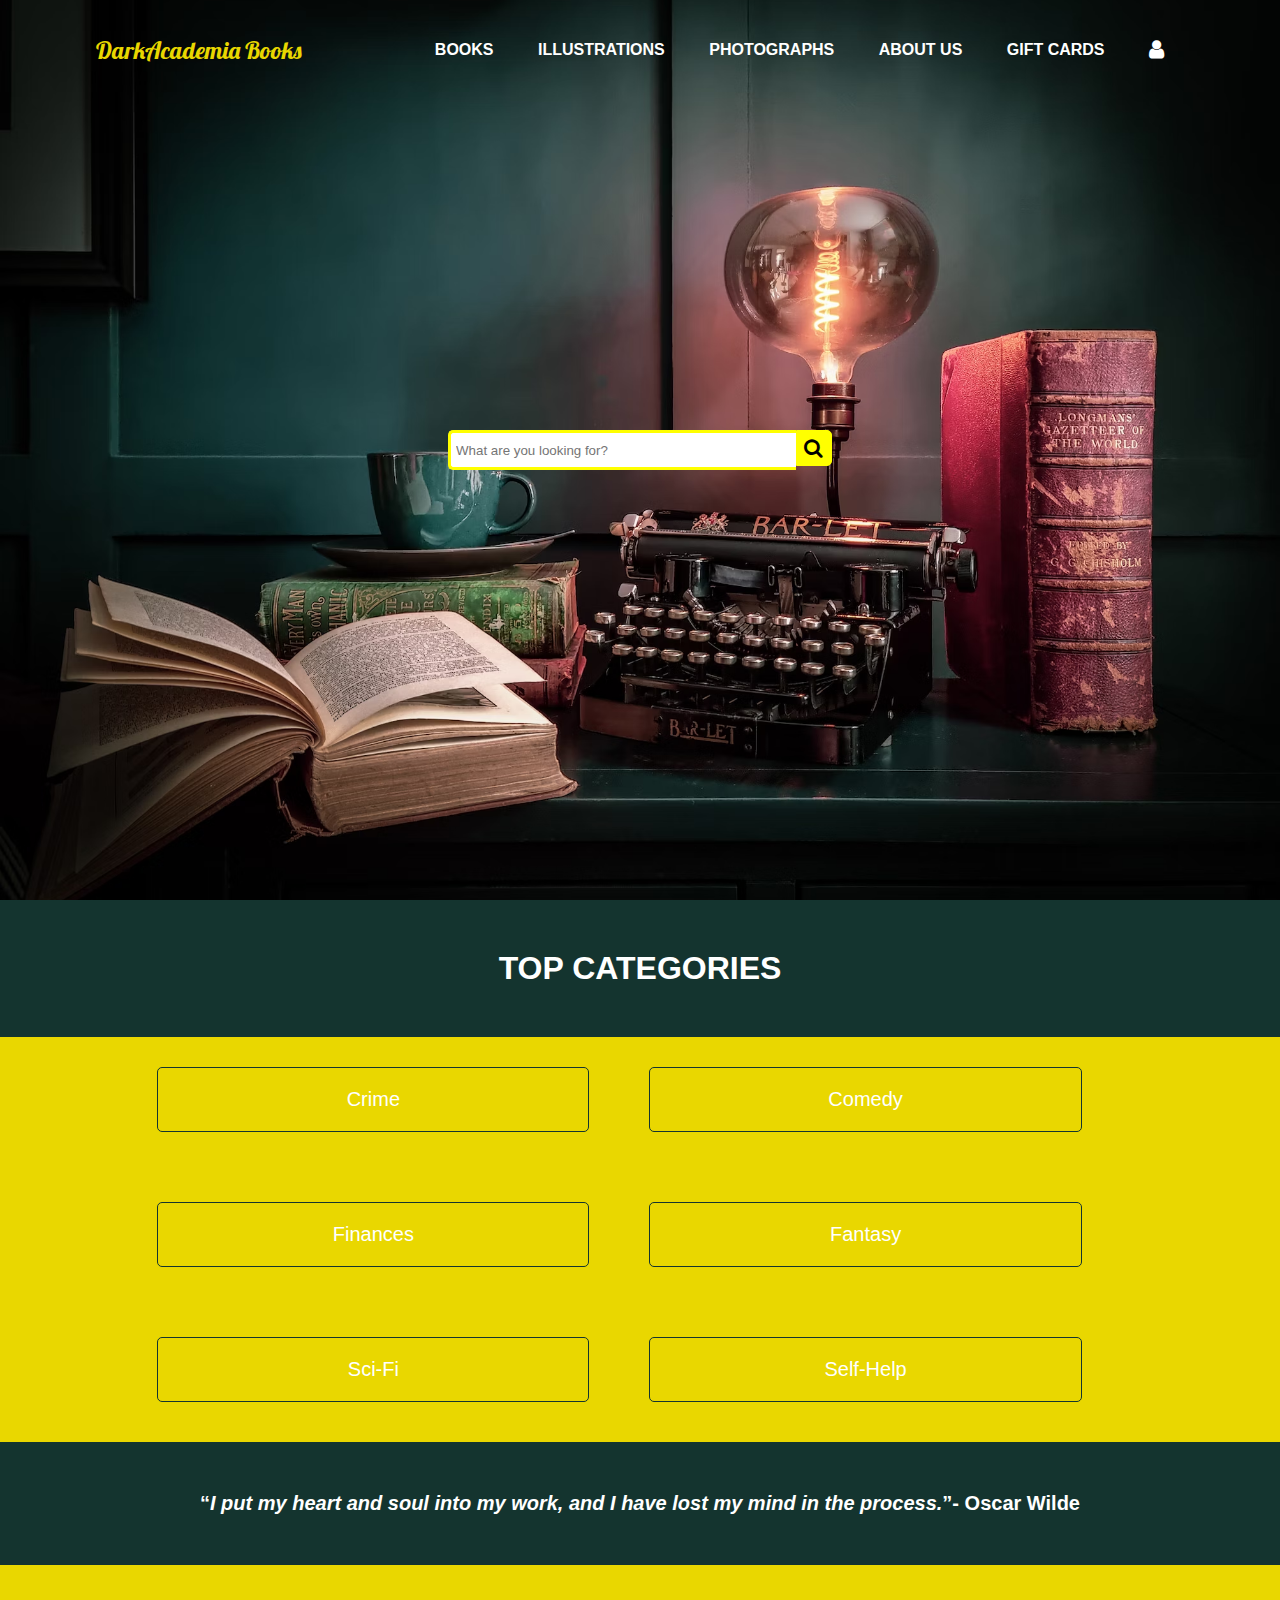
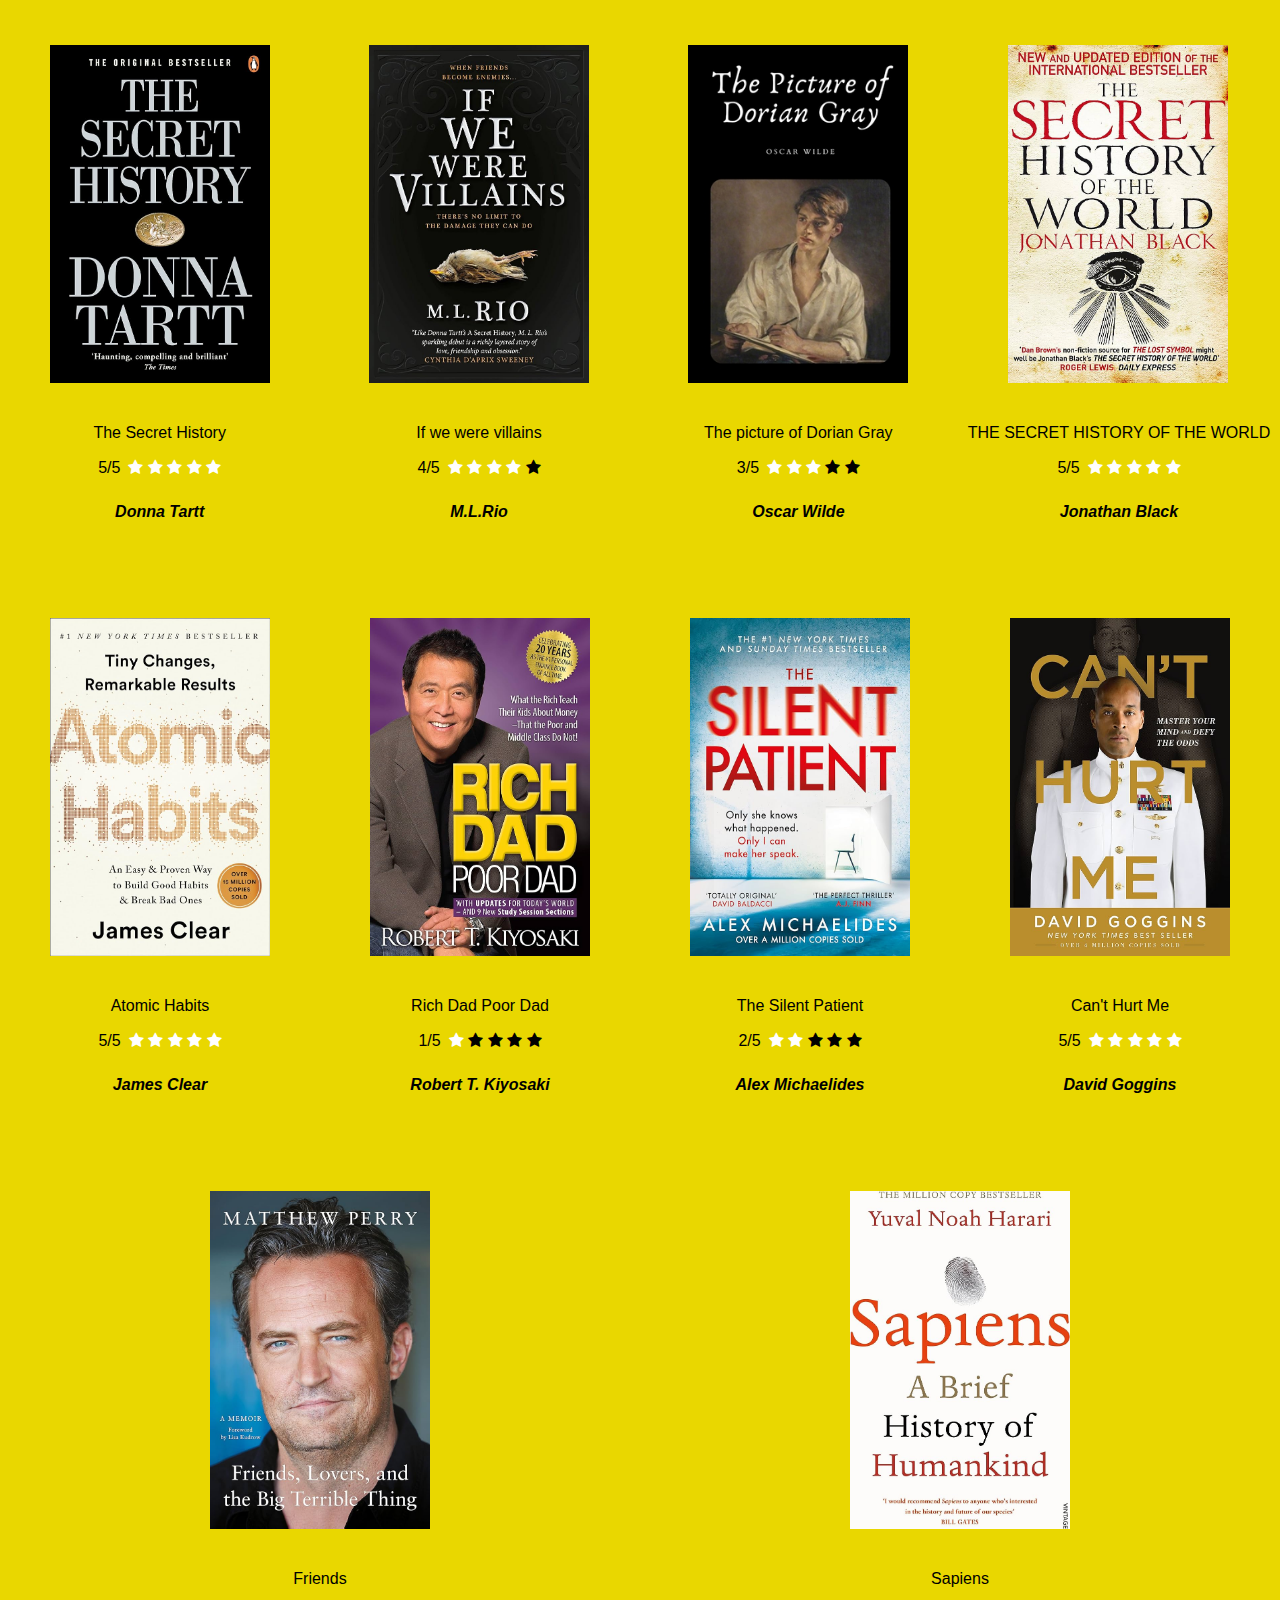
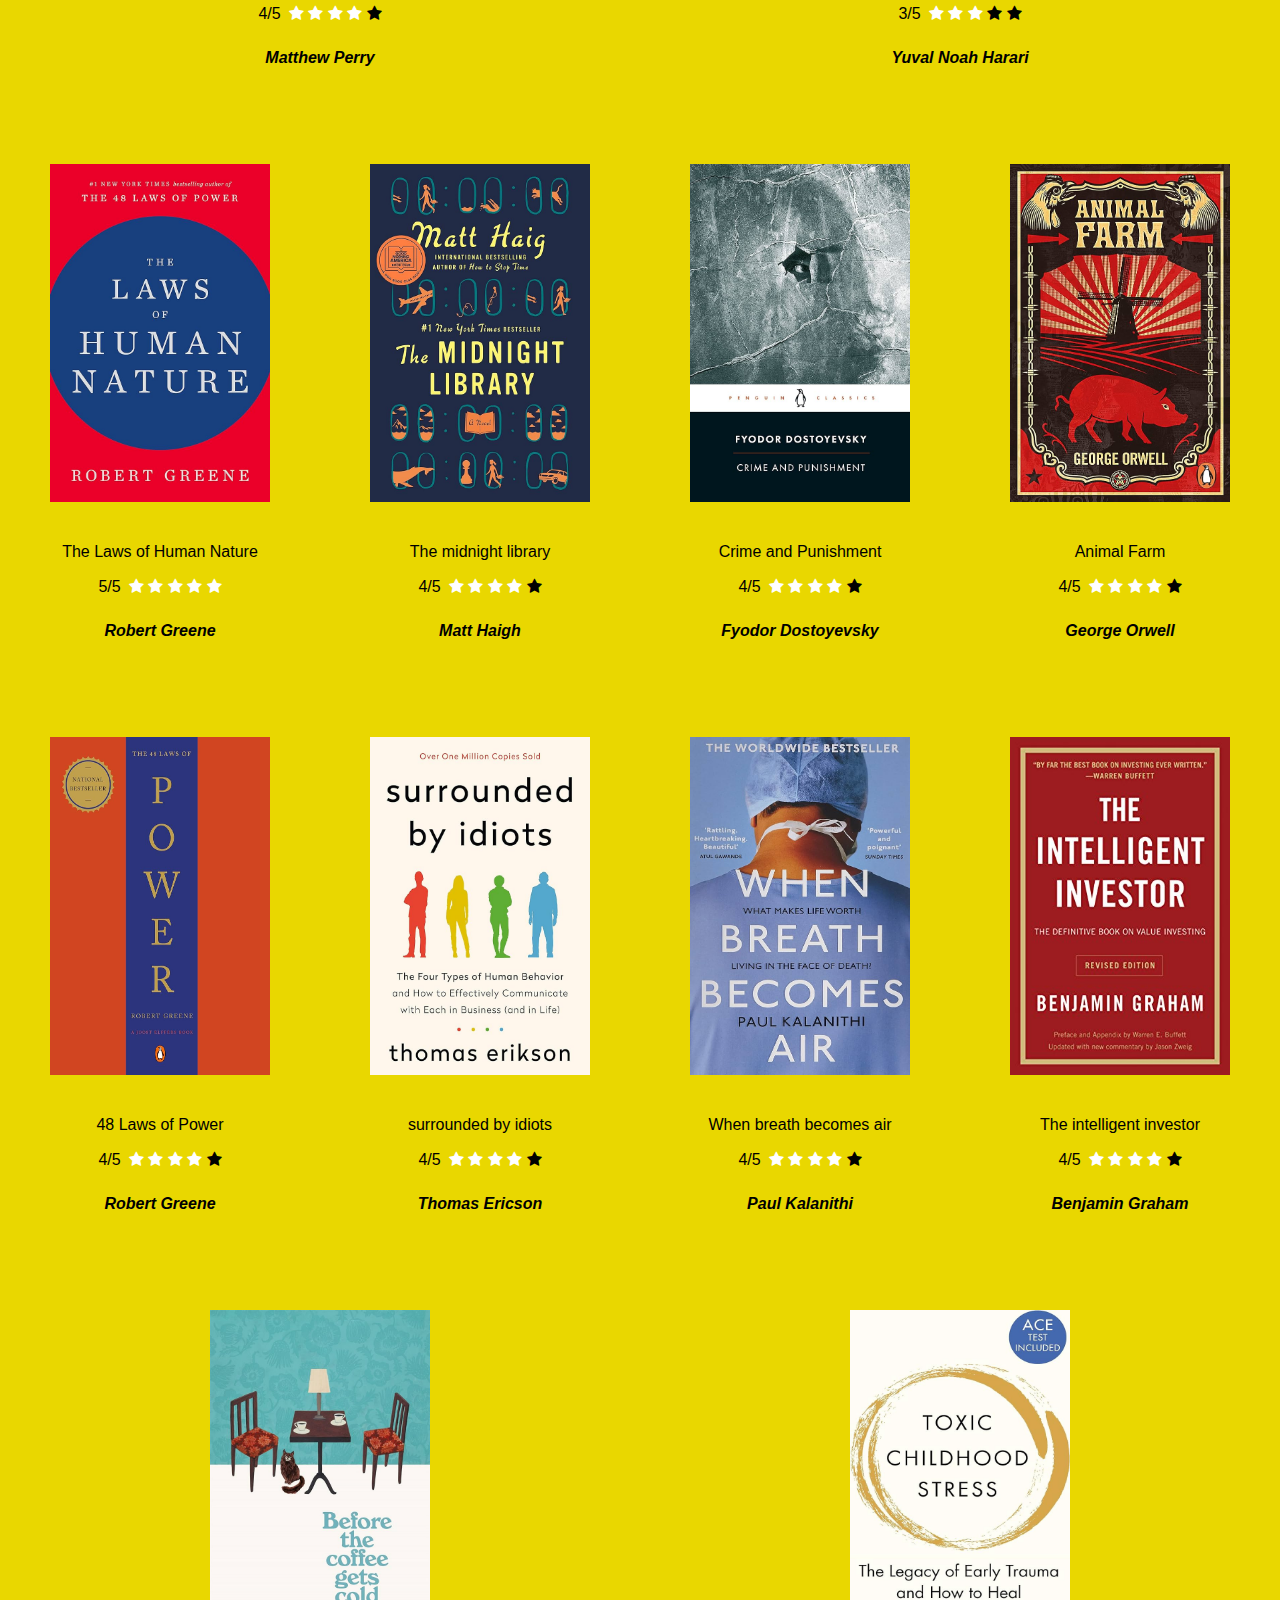
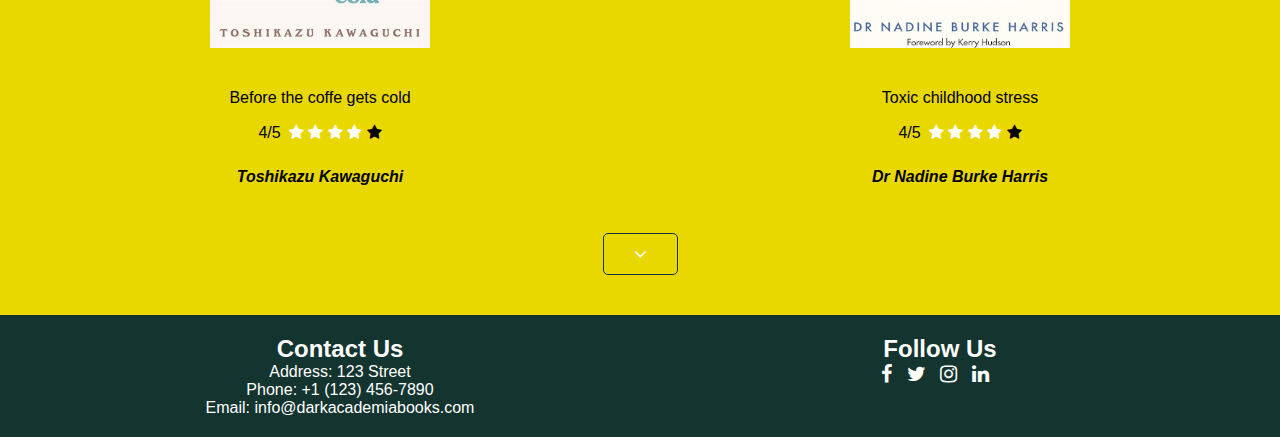
<file: index.html>
<!DOCTYPE html>
<html lang="en">
<head>
    <meta charset="UTF-8">
    <meta name="viewport" content="width=device-width, initial-scale=1.0">
    <title>Dark Academia Bookstore</title>
    <link rel="stylesheet" href="website.css">
    <link rel="preconnect" href="https://fonts.googleapis.com">
    <link rel="preconnect" href="https://fonts.gstatic.com" crossorigin>
    <link href="https://fonts.googleapis.com/css2?family=Lobster&display=swap" rel="stylesheet">
    <link rel="stylesheet" href="https://cdnjs.cloudflare.com/ajax/libs/font-awesome/4.7.0/css/font-awesome.min.css">
    
</head>
<body>
    <header>
    <div class="banner">
        <div class="navbar">
            <p class="logo-png">DarkAcademia Books</p>
            <ul>
                <li><a href="#">Books</a></li>
                <li><a href="#">Illustrations</a></li>
                <li><a href="#">Photographs</a></li>
                <li><a href="#">About Us</a></li>
                <li><a href="#">Gift Cards</a></li>
                <li><i class="fa fa-user fa-lg checked"></i></li>

            </ul>
        </div>
    </div>
    <div class="wrap">
        <div class="search">
            <input type="text" class="searchTerm" placeholder="What are you looking for?">
            <button type="submit" class="searchButton">
                <i class="fa fa-search"></i>
            </button>
        </div>
    </div>
    </div>
    </div>
    <h1 style="text-align: center; margin:0; background-color: #14342F; color: white; padding: 50px;">TOP CATEGORIES</h1>
    <div class="categories">
        <ul>
            <li><a href="#">Crime</a></li>
            <li><a href="#">Comedy</a></li>
            <li><a href="#">Finances</a></li>
            <li><a href="#">Fantasy</a></li>
            <li><a href="#">Sci-Fi</a></li>
            <li><a href="#">Self-Help</a>
        </ul>
    </div>
    <div class="quote">
        <h1><q><em>I put my heart and soul into my work, and I have lost my mind in the process.</em></q>- Oscar Wilde</h1>
    </div>
    
    
    </header>
    <main>
        <div class="books">
            <div class="book">
                <img class="photo" src="/Assets/thesecrethistory.jpg">
                <p class="title">The Secret History</p>
                <div class="ratings">
                    <div class="rate">
                        <p class="rate">5/5</p>
                    </div>
                    <div>
                        <span class="fa fa-star checked"></span>
                        <span class="fa fa-star checked"></span>
                        <span class="fa fa-star checked"></span>
                        <span class="fa fa-star checked"></span>
                        <span class="fa fa-star checked"></span>
                    </div>
                </div>
                <p class="author">Donna Tartt</p>
            </div>
            <div>
                <img class="photo" src="Assets/ifwewerevillains.jpg">
                <p class="title">If we were villains</p>
                <div class="ratings">
                    <div class="rate">
                        <p class="rate">4/5</p>
                    </div>
                    <div>
                        <span class="fa fa-star checked"></span>
                        <span class="fa fa-star checked"></span>
                        <span class="fa fa-star checked"></span>
                        <span class="fa fa-star checked"></span>
                        <span class="fa fa-star"></span>
                    </div>
                </div>
                <p class="author">M.L.Rio</p>
            </div>
            <div>
                <img class="photo" src="Assets/thepictureofdoriangray.jpg">
                <p class="title">The picture of Dorian Gray</p>
                <div class="ratings">
                    <div class="rate">
                        <p class="rate">3/5</p>
                    </div>
                    <div>
                        <span class="fa fa-star checked"></span>
                        <span class="fa fa-star checked"></span>
                        <span class="fa fa-star checked"></span>
                        <span class="fa fa-star"></span>
                        <span class="fa fa-star"></span>
                    </div>
                </div>
                <p class="author">Oscar Wilde</p>
            </div>
            <div>
                <img class="photo" src="Assets/theworld1.jpg">
                <p class="title">THE SECRET HISTORY OF THE WORLD</p>
                <div class="ratings">
                    <div class="rate">
                        <p class="rate">5/5</p>
                    </div>
                    <div>
                        <span class="fa fa-star checked"></span>
                        <span class="fa fa-star checked"></span>
                        <span class="fa fa-star checked"></span>
                        <span class="fa fa-star checked"></span>
                        <span class="fa fa-star checked"></span>
                    </div>
                </div>
                <p class="author">Jonathan Black</p>
            </div>
            <div>
                <img class="photo" src="Assets/atomicshabits.jpg">
                <p class="title">Atomic Habits</p>
                <div class="ratings">
                    <div class="rate">
                        <p class="rate">5/5</p>
                    </div>
                    <div>
                        <span class="fa fa-star checked"></span>
                        <span class="fa fa-star checked"></span>
                        <span class="fa fa-star checked"></span>
                        <span class="fa fa-star checked"></span>
                        <span class="fa fa-star checked"></span>
                    </div>
                </div>
                <p class="author">James Clear</p>
            </div>
            <div>
                <img class="photo" src="Assets/richdadpoordad.jpg">
                <p class="title">Rich Dad Poor Dad</p>
                <div class="ratings">
                    <div class="rate">
                        <p class="rate">1/5</p>
                    </div>
                    <div>
                        <span class="fa fa-star checked"></span>
                        <span class="fa fa-star"></span>
                        <span class="fa fa-star"></span>
                        <span class="fa fa-star"></span>
                        <span class="fa fa-star"></span>
                    </div>
                </div>
                <p class="author">Robert T. Kiyosaki</p>
            </div>
            <div>
                <img class="photo" src="Assets/thesilentpatient.jpg">
                <p class="title">The Silent Patient</p>
                <div class="ratings">
                    <div class="rate">
                        <p class="rate">2/5</p>
                    </div>
                    <div>
                        <span class="fa fa-star checked"></span>
                        <span class="fa fa-star checked"></span>
                        <span class="fa fa-star"></span>
                        <span class="fa fa-star"></span>
                        <span class="fa fa-star"></span>
                    </div>
                </div>
                <p class="author">Alex Michaelides</p>
            </div>
            <div>
                <img class="photo" src="Assets/canthurtme.jpg">
                <p class="title">Can't Hurt Me</p>
                <div class="ratings">
                    <div class="rate">
                        <p class="rate">5/5</p>
                    </div>
                    <div>
                        <span class="fa fa-star checked"></span>
                        <span class="fa fa-star checked"></span>
                        <span class="fa fa-star checked"></span>
                        <span class="fa fa-star checked"></span>
                        <span class="fa fa-star checked"></span>
                    </div>
                </div>
                <p class="author">David Goggins</p>
            </div>
            <div>
                <img class="photo" src="Assets/friends.jpg">
                <p class="title">Friends</p>
                <div class="ratings">
                    <div class="rate">
                        <p class="rate">4/5</p>
                    </div>
                    <div>
                        <span class="fa fa-star checked"></span>
                        <span class="fa fa-star checked"></span>
                        <span class="fa fa-star checked"></span>
                        <span class="fa fa-star checked"></span>
                        <span class="fa fa-star"></span>
                    </div>
                </div>
                <p class="author">Matthew Perry</p>
            </div>
            <div>
                <img class="photo" src="Assets/sapiens.jpg">
                <p class="title">Sapiens</p>
                <div class="ratings">
                    <div class="rate">
                        <p class="rate">3/5</p>
                    </div>
                    <div>
                        <span class="fa fa-star checked"></span>
                        <span class="fa fa-star checked"></span>
                        <span class="fa fa-star checked"></span>
                        <span class="fa fa-star"></span>
                        <span class="fa fa-star"></span>
                    </div>
                </div>
                <p class="author">Yuval Noah Harari</p>
            </div>
         </div>
        <div class="books">
            <div class="book">
                <img class="photo" src="/Assets/thelaws.jpg">
                <p class="title">The Laws of Human Nature</p>
                <div class="ratings">
                    <div class="rate">
                        <p class="rate">5/5</p>
                    </div>
                    <div>
                        <span class="fa fa-star checked"></span>
                        <span class="fa fa-star checked"></span>
                        <span class="fa fa-star checked"></span>
                        <span class="fa fa-star checked"></span>
                        <span class="fa fa-star checked"></span>
                    </div>
                </div>
                <p class="author">Robert Greene</p>

            </div>
            <div>
                <img class="photo" src="Assets/midnight.jpg">
                <p class="title">The midnight library</p>
                <div class="ratings">
                    <div class="rate">
                        <p class="rate">4/5</p>
                    </div>
                    <div>
                        <span class="fa fa-star checked"></span>
                        <span class="fa fa-star checked"></span>
                        <span class="fa fa-star checked"></span>
                        <span class="fa fa-star checked"></span>
                        <span class="fa fa-star"></span>
                    </div>
                </div>
                <p class="author">Matt Haigh</p>
            </div>
            <div>
                <img class="photo" src="Assets/crime.jpg">
                <p class="title">Crime and Punishment</p>
                <div class="ratings">
                    <div class="rate">
                        <p class="rate">4/5</p>
                    </div>
                    <div>
                        <span class="fa fa-star checked"></span>
                        <span class="fa fa-star checked"></span>
                        <span class="fa fa-star checked"></span>
                        <span class="fa fa-star checked"></span>
                        <span class="fa fa-star"></span>
                    </div>
                </div>
                <p class="author">Fyodor Dostoyevsky</p>
            </div>
            <div>
                <img class="photo" src="Assets/animal.jpg">
                <p class="title">Animal Farm</p>
                <div class="ratings">
                    <div class="rate">
                        <p class="rate">4/5</p>
                    </div>
                    <div>
                        <span class="fa fa-star checked"></span>
                        <span class="fa fa-star checked"></span>
                        <span class="fa fa-star checked"></span>
                        <span class="fa fa-star checked"></span>
                        <span class="fa fa-star"></span>
                    </div>
                </div>
                <p class="author">George Orwell</p>
            </div>
            <div>
                <img class="photo" src="Assets/48laws.jpg">
                <p class="title">48 Laws of Power</p>
                <div class="ratings">
                    <div class="rate">
                        <p class="rate">4/5</p>
                    </div>
                    <div>
                        <span class="fa fa-star checked"></span>
                        <span class="fa fa-star checked"></span>
                        <span class="fa fa-star checked"></span>
                        <span class="fa fa-star checked"></span>
                        <span class="fa fa-star"></span>
                    </div>
                </div>
                <p class="author">Robert Greene</p>
            </div>
            <div>
                <img class="photo" src="Assets/surrounded.jpg">
                <p class="title">surrounded by idiots</p>
                <div class="ratings">
                    <div class="rate">
                        <p class="rate">4/5</p>
                    </div>
                    <div>
                        <span class="fa fa-star checked"></span>
                        <span class="fa fa-star checked"></span>
                        <span class="fa fa-star checked"></span>
                        <span class="fa fa-star checked"></span>
                        <span class="fa fa-star"></span>
                    </div>
                </div>
                <p class="author">Thomas Ericson</p>
            </div>
            <div>
                <img class="photo" src="Assets/whenbreath.jpg">
                <p class="title">When breath becomes air</p>
                <div class="ratings">
                    <div class="rate">
                        <p class="rate">4/5</p>
                    </div>
                    <div>
                        <span class="fa fa-star checked"></span>
                        <span class="fa fa-star checked"></span>
                        <span class="fa fa-star checked"></span>
                        <span class="fa fa-star checked"></span>
                        <span class="fa fa-star"></span>
                    </div>
                </div>
                <p class="author">Paul Kalanithi</p>
            </div>
            <div>
                <img class="photo" src="Assets/theint.jpg">
                <p class="title">The intelligent investor</p>
                <div class="ratings">
                    <div class="rate">
                        <p class="rate">4/5</p>
                    </div>
                    <div>
                        <span class="fa fa-star checked"></span>
                        <span class="fa fa-star checked"></span>
                        <span class="fa fa-star checked"></span>
                        <span class="fa fa-star checked"></span>
                        <span class="fa fa-star"></span>
                    </div>
                </div>
                <p class="author">Benjamin Graham</p>
            </div>
            <div>
                <img class="photo" src="Assets/before.jpg">
                <p class="title">Before the coffe gets cold</p>
                <div class="ratings">
                    <div class="rate">
                        <p class="rate">4/5</p>
                    </div>
                    <div>
                        <span class="fa fa-star checked"></span>
                        <span class="fa fa-star checked"></span>
                        <span class="fa fa-star checked"></span>
                        <span class="fa fa-star checked"></span>
                        <span class="fa fa-star"></span>
                    </div>
                </div>
                <p class="author">Toshikazu Kawaguchi</p>
            </div>
            <div>
                <img class="photo" src="Assets/toxic.jpg">
                <p class="title">Toxic childhood stress</p>
                <div class="ratings">
                    <div class="rate">
                        <p class="rate">4/5</p>
                    </div>
                    <div>
                        <span class="fa fa-star checked"></span>
                        <span class="fa fa-star checked"></span>
                        <span class="fa fa-star checked"></span>
                        <span class="fa fa-star checked"></span>
                        <span class="fa fa-star"></span>
                    </div>
                </div>
                <p class="author">Dr Nadine Burke Harris</p>
            </div>
         </div>
        <div class="load">
            <ul>
                <li><i class="fa fa-angle-down fa-3x checked"></i></li>
            </ul>
        </div>
    </main>
    <footer>
        <div class="footer-container">
            <div class="contact">
                <h2>Contact Us</h2>
                <p>Address: 123 Street</p>
                <p>Phone: +1 (123) 456-7890</p>
                <p>Email: info@darkacademiabooks.com</p>
            </div>
            <div class="social-media">
                <h2>Follow Us</h2>
                <a href="#" target="_blank"><i class="fa fa-facebook"></i></a>
                <a href="#" target="_blank"><i class="fa fa-twitter"></i></a>
                <a href="#" target="_blank"><i class="fa fa-instagram"></i></a>
                <a href="#" target="_blank"><i class="fa fa-linkedin"></i></a>
            </div>
        </div>
    </footer>

</body>
</html>
</file>
<file: website.css>
*{
  margin: 0;
  padding: 0;
  box-sizing: border-box;
  font-family: sans-serif;
}
.banner{
  height: 100vh;
  background-image: url(Assets/photo-1681301865120-7c74657dc01a.avif);
  background-size: cover;
  background-position: center;
}
.navbar{
  width: 85%;
  margin:auto;
  padding: 35px 0;
  display: flex;
  align-items: center;
  justify-content: space-between;
}
.logo-png{
  cursor: pointer;
  font-size: x-large;
  position: relative;
  font-family: 'Lobster', sans-serif;
  color:#e9d700;
}
.navbar ul li{
  list-style: none;
  display: inline-block;
  margin:0 20px;
  position: relative;
}
.navbar ul li a{
  text-decoration: none;
  font-weight: bold;
  color: white;
  text-transform: uppercase;
}
.navbar ul li::after{
  content:'';
  height: 3px;
  width:0;
  background-color: hsl(55, 100%, 46%);
  position:absolute;
  left:0;
  bottom: -10px;
  transition: 0.5s;
}
.navbar ul li:hover::after{
  width:100%;
}
.wrap{
  width:100%;
  position:absolute;
  top:50%;
  transform: translateY(-50%);
  text-align: center;
  color:white;
}
.search {
  width: 100%;
  position: relative;
  display: flex;
}
.searchTerm {
  width: 100%;
  border: 3px solid yellow;
  border-right: none;
  padding: 5px;
  height: 40px;
  border-radius: 5px 0 0 5px;
  outline: none;
  color: #9DBFAF;
}
.searchTerm:focus{
  color: black;
}
.searchButton {
  width: 40px;
  height: 36px;
  border: 1px solid yellow;
  background: yellow;
  text-align: center;
  color: black;
  border-radius: 0 5px 5px 0;
  cursor: pointer;
  font-size: 20px;
}
.wrap{
  width: 30%;
  position: absolute;
  top: 50%;
  left: 50%;
  transform: translate(-50%, -50%);
}  
.books{
  display: flex;
  justify-content: center;
  justify-content: space-around;
  flex-wrap: wrap;
  background-color:#e9d700;
 }
  .ratings{
      display: flex;
      justify-content: center;
      margin-bottom: 12px;
  }
      .rate{
          display: inline-block;
          padding-right: 4px;
  }
      .checked{
          color:white;
      }
  .author{
      font-style: italic;
      font-weight: bold;
  }
  .author:hover{
      cursor: pointer;
      color:blue;
  }
.books p{
  margin-bottom: 20px;
  text-align: center;
  line-height: 12px;
}
.photo{
  margin-top: 40px;
  padding: 40px;
  width: 300px;
  height: 417.94px;
}
.photo:hover{
  cursor: pointer;
}
.quote h1{
  font-size: 20px;
  text-align: center;
  color: white;
  background-color:#14342F ;
  padding: 50px;
  border: none;
}
  h1:hover{
      color:red;
      cursor: pointer;
  }

.categories {
  display: flex;
  flex-wrap: wrap;
  justify-content: space-between;
  justify-content: center;
  background-color: #e9d700;
}

.categories ul {
  list-style: none;
  display: flex;
  flex-wrap: wrap;
}

.categories li {
  flex: 0 0 48%;
  margin-bottom: 10px;
  padding: 20px;

}

.categories a {
  display: block;
  padding: 20px;
  text-align: center;
  text-decoration: none;
  font-size: 20px;
  color: white; 
  border: 1px solid #14342F; 
  border-radius: 5px; 
  transition: background-color 0.3s ease;
  margin: 10px;
}

.categories a:hover {
  color:#14342F;
}
.load{
display: flex;
justify-content: space-between;
justify-content: center;
background-color: #e9d700;
}
.load ul{
list-style-type:none;
}
.load li{
margin-bottom: 10px;
padding: 20px;
}
.load i{
display: block;
padding: 10px 30px 10px 30px;
font-size: 20px;
text-align: center;
text-decoration: none;
color: white; 
border: 1px solid #14342F; 
border-radius: 5px; 
transition: background-color 0.3s ease;
margin: 10px;
}
.load i:hover{
cursor: pointer;
color:#14342F;
}
footer {
background-color: #14342F;
color: white;
padding: 20px;
text-align: center;
}

.footer-container {
display: flex;
justify-content: space-around;
max-width: 1200px;
margin: auto;
}

.contact, .social-media {
flex: 1;
}

.social-media a {
display: inline-block;
font-size: 20px;
color: white;
margin-right: 10px;
text-decoration: none;
}

/*Mobile*/
@media only screen and (max-width: 768px) {
  .banner {
    height: 50vh;
  }

  .navbar {
    flex-direction: column;
    text-align: center;
  }

  .navbar ul li {
    margin: 10px 0;
    display: block;
  }

  .wrap {
    width: 80%;
  }

  .searchTerm {
    width: 80%;
  }

  .books {
    flex-direction: column;
  }

  .photo {
    width: 100%;
    height: auto;
    padding: 10px; /* Adjusted padding for mobile */
  }

  .categories li {
    flex: 0 0 100%;
    padding: 10px; /* Adjusted padding for mobile */
  }

  .load ul {
    flex-direction: column;
  }

  .load i {
    width: 100%;
  }
}
@media only screen and (min-width: 769px) {
  .banner {
    height: 100vh;
  }

  .navbar {
    width: 85%;
    margin: auto;
    padding: 35px 0;
    display: flex;
    align-items: center;
    justify-content: space-between;
  }

  .navbar ul li {
    margin: 0 20px;
    display: inline-block;
  }

  .wrap {
    width: 30%;
    position: absolute;
    top: 50%;
    left: 50%;
    transform: translate(-50%, -50%);
  }

  .searchTerm {
    width: 100%;
  }

  .books {
    justify-content: space-around;
  }

  .categories li {
    flex: 0 0 48%;
    margin-bottom: 10px;
    padding: 20px;
  }

  .load ul {
    list-style-type: none;
  }

  .load li {
    margin-bottom: 10px;
    padding: 20px;
  }

  .load i {
    display: block;
    padding: 10px 30px 10px 30px;
    font-size: 20px;
    text-align: center;
    text-decoration: none;
    color: white;
    border: 1px solid #14342F;
    border-radius: 5px;
    transition: background-color 0.3s ease;
    margin: 10px;
  }

  footer {
    padding: 20px;
  }

  .footer-container {
    display: flex;
    justify-content: space-around;
    max-width: 1200px;
    margin: auto;
  }
}
</file>
